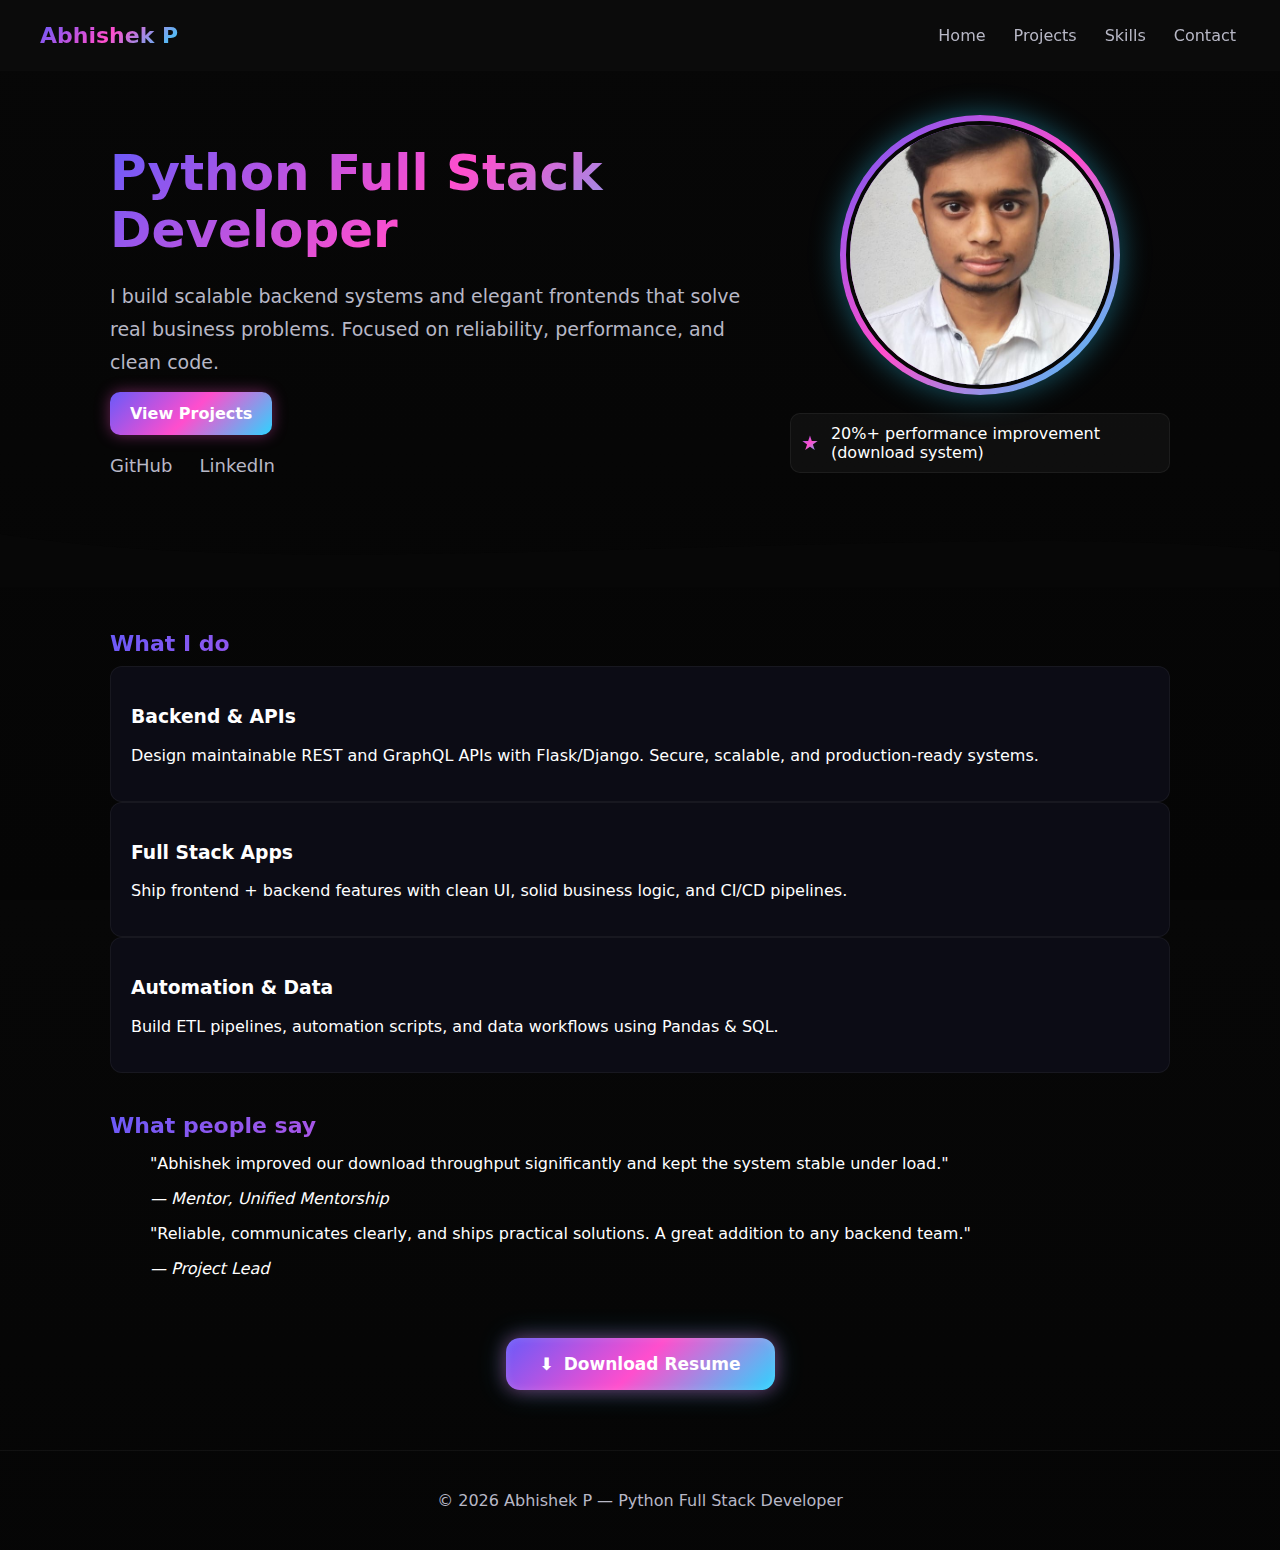
<file: index.html>
<!DOCTYPE html>
<html lang="en">
  <head>
    <meta charset="utf-8" />
    <meta name="viewport" content="width=device-width,initial-scale=1" />
    <title>Abhishek P — Python Full Stack Developer</title>
    <link rel="stylesheet" href="css/style.css" />
  </head>

  <body class="theme-dark">
    <!-- NAVBAR -->
    <header class="nav">
      <div class="brand">Abhishek <span class="accent">P</span></div>

      <!-- Hamburger Icon -->
      <div class="hamburger" id="hamburgerBtn">
        <span></span>
        <span></span>
        <span></span>
      </div>

      <nav id="navMenu" class="nav-links">
        <a class="nav-link" href="index.html">Home</a>
        <a class="nav-link" href="projects.html">Projects</a>
        <a class="nav-link" href="skills.html">Skills</a>
        <a class="nav-link" href="contact.html">Contact</a>
      </nav>
    </header>

    <!-- MAIN CONTENT -->
    <main>
      <section class="hero container">
        <div class="hero-left">
          <h1 class="heading-lg">Python Full Stack Developer</h1>

          <p class="lede">
            I build scalable backend systems and elegant frontends that solve
            real business problems. Focused on reliability, performance, and
            clean code.
          </p>

          <div class="cta-row">
            <a class="btn primary" href="projects.html">View Projects</a>
          </div>

          <div class="social-links">
            <a href="https://github.com/Abhishek35411" target="_blank"
              >GitHub</a
            >
            <a href="https://www.linkedin.com/in/abhishek128916" target="_blank"
              >LinkedIn</a
            >
          </div>
        </div>

        <div class="hero-right">
          <div class="profile-wrapper">
            <img src="assets/me.jpg" alt="Abhishek P" class="profile-pic" />
          </div>

          <div class="badge">
            <div class="badge-icon">★</div>
            <div class="badge-text">
              20%+ performance improvement (download system)
            </div>
          </div>
        </div>
      </section>

      <!-- SVG Divider -->
      <div class="svg-divider">
        <svg viewBox="0 0 1440 80" preserveAspectRatio="none">
          <path
            d="M0,20 C360,80 1080,0 1440,40 L1440 80 L0 80 Z"
            fill="#070707"
          ></path>
        </svg>
      </div>

      <section class="summary container">
        <h2 class="heading-md gold">What I do</h2>

        <div class="cards">
          <div class="card">
            <h3>Backend & APIs</h3>
            <p>
              Design maintainable REST and GraphQL APIs with Flask/Django.
              Secure, scalable, and production-ready systems.
            </p>
          </div>

          <div class="card">
            <h3>Full Stack Apps</h3>
            <p>
              Ship frontend + backend features with clean UI, solid business
              logic, and CI/CD pipelines.
            </p>
          </div>

          <div class="card">
            <h3>Automation & Data</h3>
            <p>
              Build ETL pipelines, automation scripts, and data workflows using
              Pandas & SQL.
            </p>
          </div>
        </div>
      </section>

      <section class="testimonials container">
        <h2 class="heading-md gold">What people say</h2>

        <div class="test-grid">
          <blockquote class="quote">
            <p>
              "Abhishek improved our download throughput significantly and kept
              the system stable under load."
            </p>
            <cite>— Mentor, Unified Mentorship</cite>
          </blockquote>

          <blockquote class="quote">
            <p>
              "Reliable, communicates clearly, and ships practical solutions. A
              great addition to any backend team."
            </p>
            <cite>— Project Lead</cite>
          </blockquote>
        </div>
      </section>
    </main>

    <!-- PREMIUM DOWNLOAD RESUME BUTTON -->
    <div class="resume-wrapper">
      <a class="btn resume-btn" href="assets/resume.pdf" download>
        <span class="icon">⬇</span> Download Resume
      </a>
    </div>

    <!-- FOOTER -->
    <footer class="site-footer">
      <p>© <span id="year"></span> Abhishek P — Python Full Stack Developer</p>
    </footer>

    <script src="js/main.js"></script>
  </body>
</html>
</file>
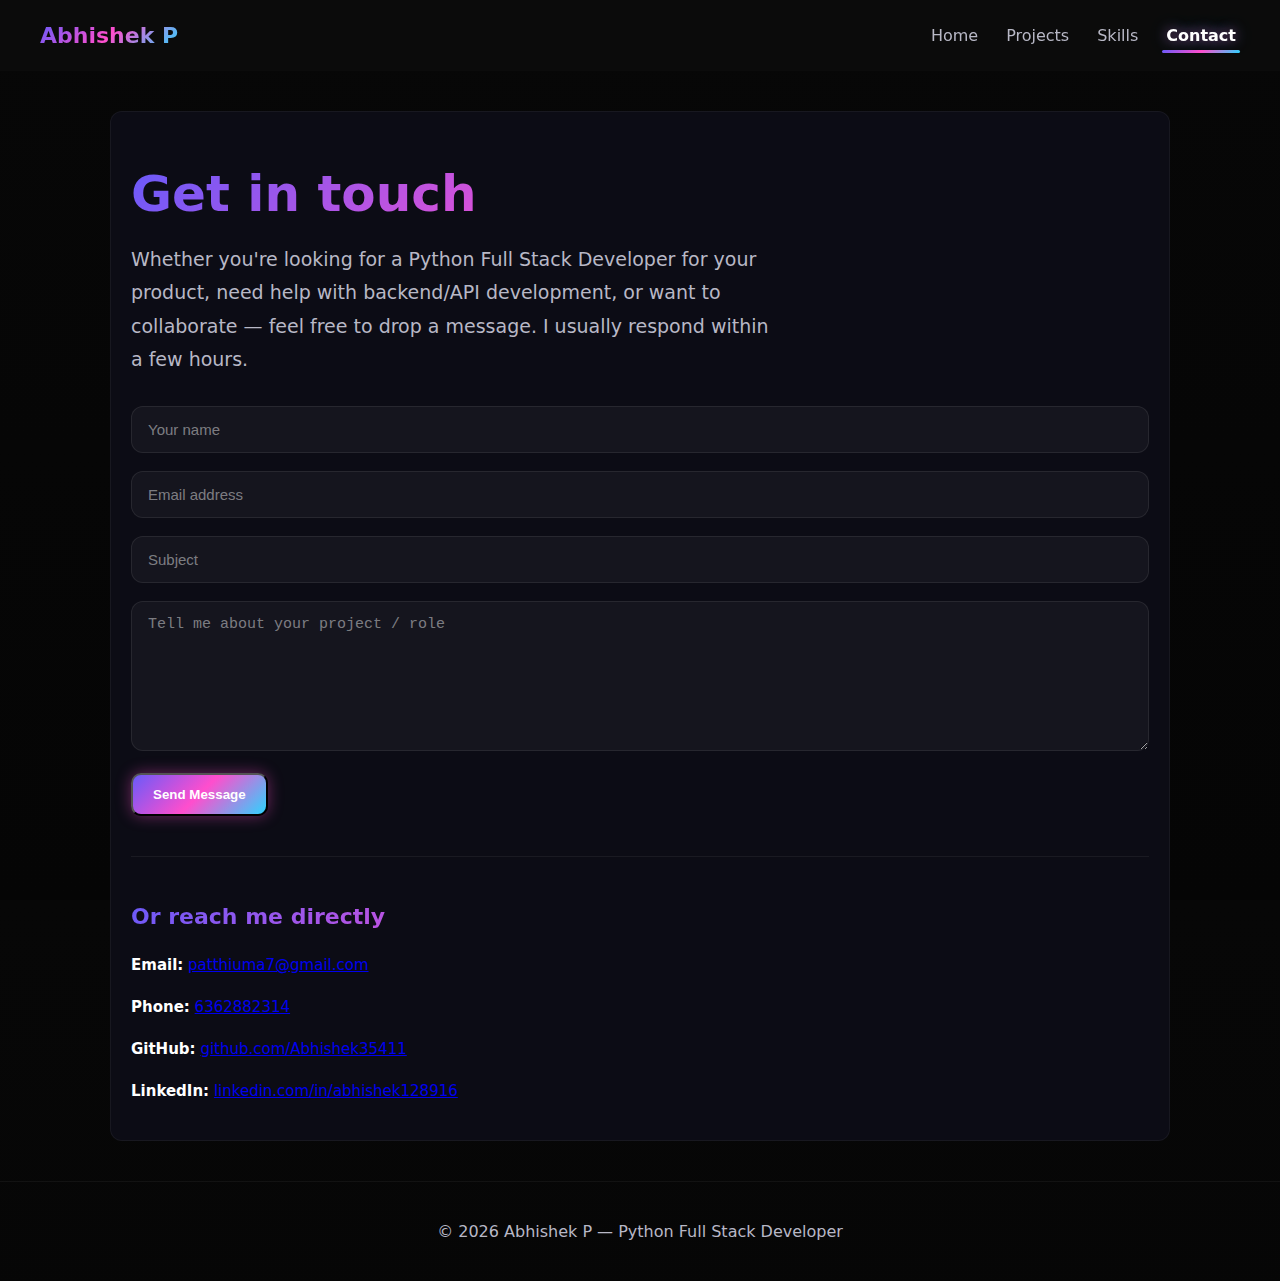
<file: contact.html>
<!DOCTYPE html>
<html lang="en">
  <head>
    <meta charset="utf-8" />
    <meta name="viewport" content="width=device-width,initial-scale=1" />
    <title>Contact — Abhishek P</title>
    <link rel="stylesheet" href="css/style.css" />
  </head>

  <body class="theme-dark">
    <!-- NAVBAR -->
    <header class="nav">
      <div class="brand">Abhishek <span class="accent">P</span></div>

      <!-- Hamburger Icon -->
      <div class="hamburger" id="hamburgerBtn">
        <span></span>
        <span></span>
        <span></span>
      </div>

      <nav id="navMenu" class="nav-links">
        <a class="nav-link" href="index.html">Home</a>
        <a class="nav-link" href="projects.html">Projects</a>
        <a class="nav-link" href="skills.html">Skills</a>
        <a class="nav-link active" href="contact.html">Contact</a>
      </nav>
    </header>

    <!-- MAIN CONTENT -->
    <main class="container">
      <section class="content-card">
        <h1 class="heading-lg gold">Get in touch</h1>

        <p class="lede" style="margin-bottom: 30px">
          Whether you're looking for a Python Full Stack Developer for your
          product, need help with backend/API development, or want to
          collaborate — feel free to drop a message. I usually respond within a
          few hours.
        </p>

        <!-- CONTACT FORM -->
        <form
          id="contactForm"
          class="contact-grid"
          onsubmit="submitContact(event)"
        >
          <input type="text" id="name" placeholder="Your name" required />
          <input type="email" id="email" placeholder="Email address" required />
          <input type="text" id="subject" placeholder="Subject" required />
          <textarea
            id="message"
            placeholder="Tell me about your project / role"
            required
          ></textarea>
          <button class="btn primary" type="submit">Send Message</button>
        </form>

        <!-- SEPARATOR -->
        <hr
          style="
            border: none;
            border-top: 1px solid rgba(255, 255, 255, 0.06);
            margin: 40px 0;
          "
        />

        <!-- DIRECT CONTACT -->
        <div class="contact-alt" style="line-height: 1.8; font-size: 15px">
          <h2 class="heading-md gold">Or reach me directly</h2>

          <p>
            <strong>Email:</strong>
            <a href="mailto:patthiuma7@gmail.com">patthiuma7@gmail.com</a>
          </p>
          <p><strong>Phone:</strong> <a href="tel:6362882314">6362882314</a></p>

          <p>
            <strong>GitHub:</strong>
            <a href="https://github.com/Abhishek35411" target="_blank"
              >github.com/Abhishek35411</a
            >
          </p>

          <p>
            <strong>LinkedIn:</strong>
            <a
              href="https://www.linkedin.com/in/abhishek128916"
              target="_blank"
            >
              linkedin.com/in/abhishek128916
            </a>
          </p>
        </div>
      </section>
    </main>

    <!-- FOOTER -->
    <footer class="site-footer">
      <p>© <span id="year4"></span> Abhishek P — Python Full Stack Developer</p>
    </footer>

    <!-- SCRIPTS -->
    <script src="js/main.js"></script>
    <script>
      document.getElementById("year4").innerText = new Date().getFullYear();
    </script>
  </body>
</html>
</file>
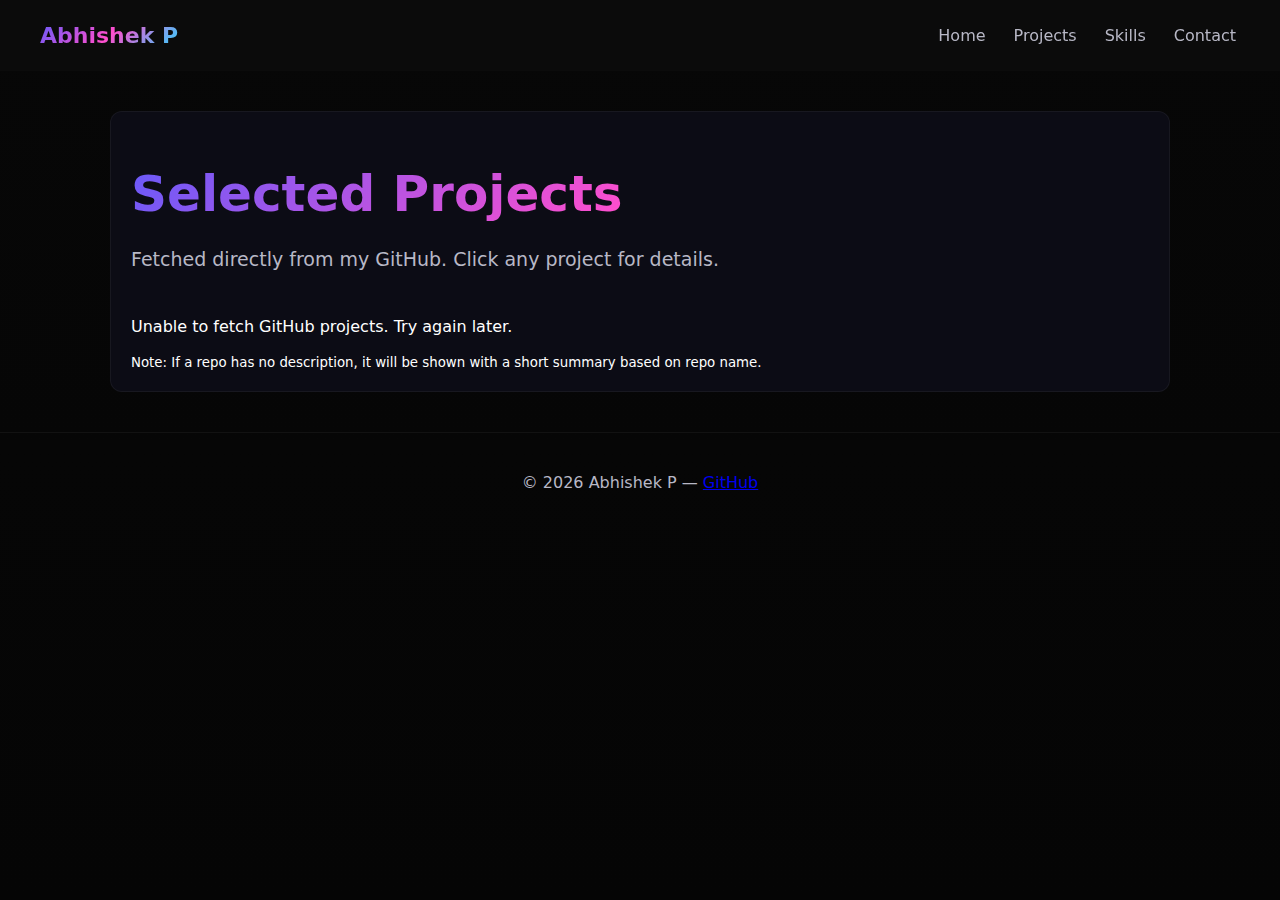
<file: projects.html>
<!DOCTYPE html>
<html lang="en">
  <head>
    <meta charset="utf-8" />
    <meta name="viewport" content="width=device-width,initial-scale=1" />
    <title>Projects — Abhishek P</title>
    <link rel="stylesheet" href="css/style.css" />
  </head>
  <body class="theme-dark">
    <header class="nav">
      <div class="brand">Abhishek <span class="accent">P</span></div>

      <!-- Hamburger Icon -->
      <div class="hamburger" id="hamburgerBtn">
        <span></span>
        <span></span>
        <span></span>
      </div>

      <nav id="navMenu" class="nav-links">
        <a class="nav-link" href="index.html">Home</a>
        <a class="nav-link" href="projects.html">Projects</a>
        <a class="nav-link" href="skills.html">Skills</a>
        <a class="nav-link" href="contact.html">Contact</a>
      </nav>
    </header>

    <main class="container">
      <section class="content-card">
        <h1 class="heading-lg gold">Selected Projects</h1>
        <p class="lede">
          Fetched directly from my GitHub. Click any project for details.
        </p>

        <div id="projectsGrid" class="projects-grid">
          <!-- JS will populate project cards here -->
        </div>

        <div class="note">
          <small
            >Note: If a repo has no description, it will be shown with a short
            summary based on repo name.</small
          >
        </div>
      </section>
    </main>

    <footer class="site-footer">
      <p>
        © <span id="year3"></span> Abhishek P —
        <a href="https://github.com/Abhishek35411" target="_blank">GitHub</a>
      </p>
    </footer>

    <script src="js/main.js"></script>
    <script>
      document.getElementById("year3").innerText = new Date().getFullYear();

      // Fetch top repos from GitHub
      (async function fetchRepos() {
        const username = "Abhishek35411";
        try {
          const res = await fetch(
            `https://api.github.com/users/${username}/repos?per_page=12&sort=updated`
          );
          if (!res.ok) throw new Error("GitHub rate or network error");
          const repos = await res.json();
          const grid = document.getElementById("projectsGrid");

          // pick 6 strongest repos visually (first 6 returned)
          repos.slice(0, 6).forEach((repo) => {
            const card = document.createElement("article");
            card.className = "project-card fancy";
            card.innerHTML = `
            <div class="proj-header">
              <h3>${repo.name}</h3>
              <div class="meta">
                <span class="lang">${repo.language || ""}</span>
                <span class="stars">★ ${repo.stargazers_count}</span>
              </div>
            </div>
            <p class="proj-desc">${
              repo.description ||
              "A focused project demonstrating engineering skills."
            }</p>
            <div class="proj-actions">
              <a href="${
                repo.html_url
              }" target="_blank" class="btn outline small">View Repo</a>
              ${
                repo.homepage
                  ? `<a href="${repo.homepage}" target="_blank" class="btn small">Live</a>`
                  : ""
              }
            </div>
          `;
            grid.appendChild(card);
          });

          if (repos.length === 0) {
            grid.innerHTML =
              "<p>No public repos found. Check GitHub username.</p>";
          }
        } catch (err) {
          document.getElementById("projectsGrid").innerHTML =
            "<p>Unable to fetch GitHub projects. Try again later.</p>";
          console.error(err);
        }
      })();
    </script>
  </body>
</html>
</file>
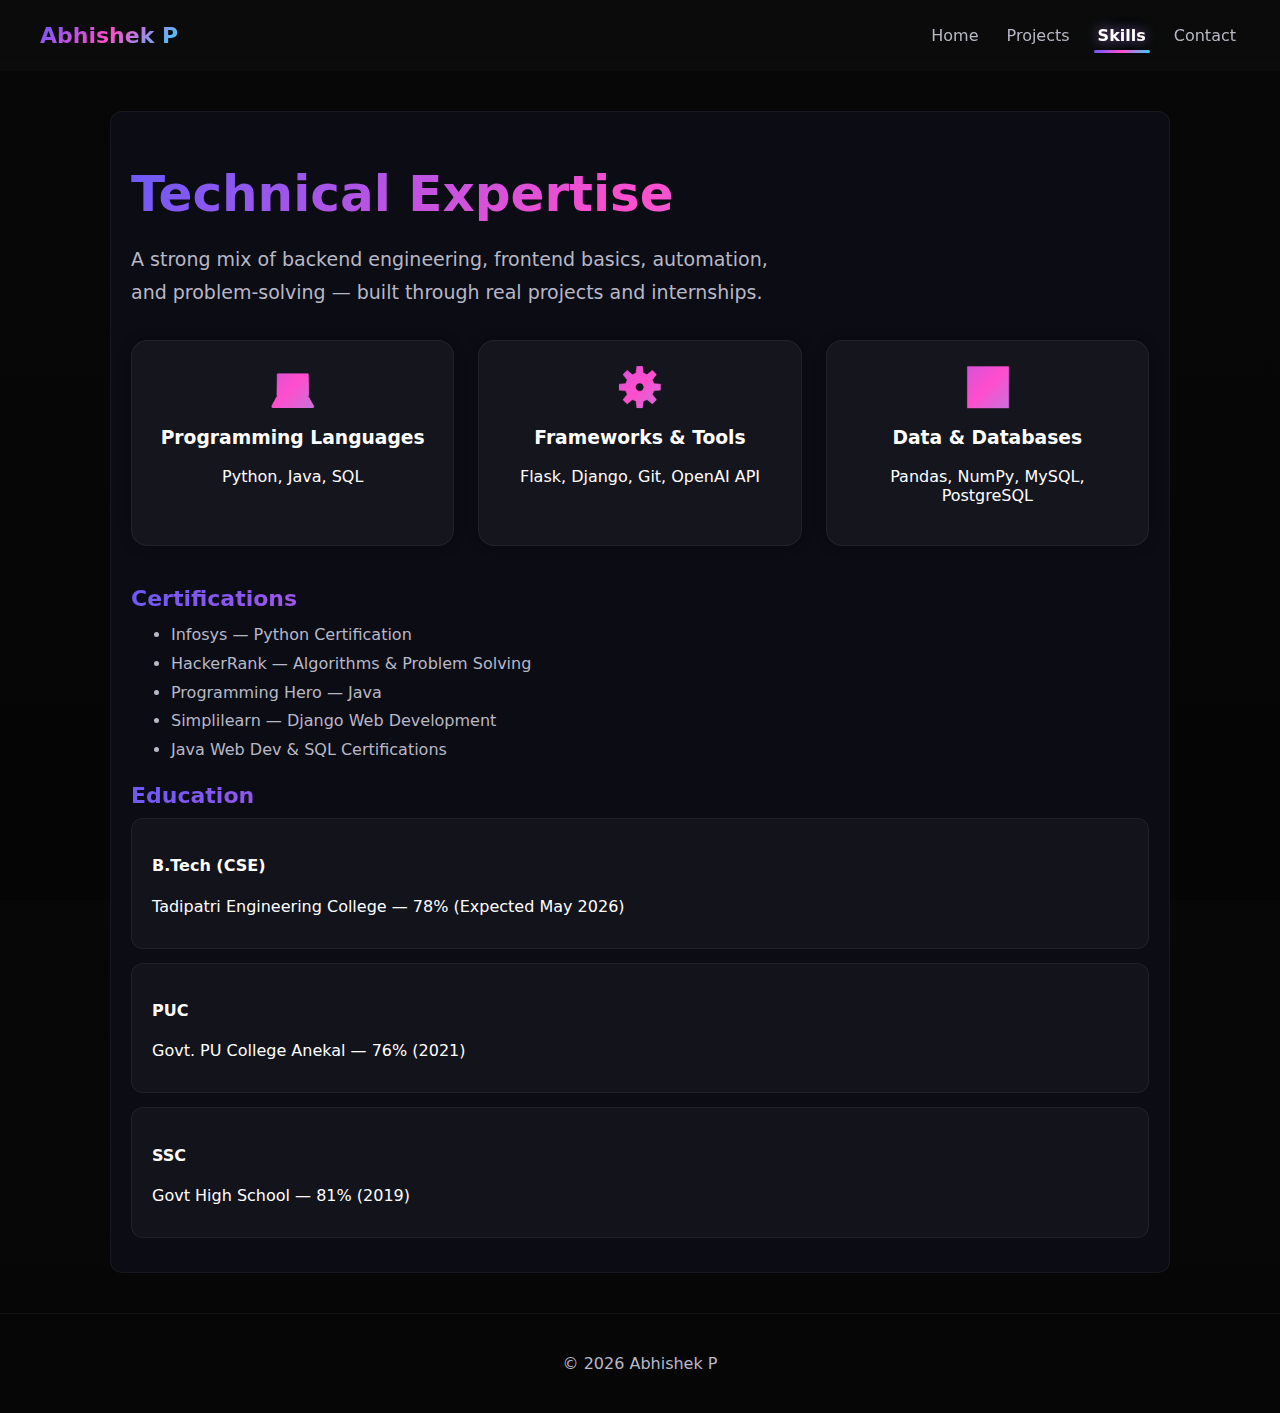
<file: skills.html>
<!DOCTYPE html>
<html lang="en">
  <head>
    <meta charset="utf-8" />
    <meta name="viewport" content="width=device-width, initial-scale=1" />
    <title>Skills — Abhishek P</title>
    <link rel="stylesheet" href="css/style.css" />
  </head>

  <body class="theme-dark">
    <!-- NAVBAR -->
    <header class="nav">
      <div class="brand">Abhishek <span class="accent">P</span></div>

      <div class="hamburger" id="hamburgerBtn">
        <span></span><span></span><span></span>
      </div>

      <nav id="navMenu" class="nav-links">
        <a class="nav-link" href="index.html">Home</a>
        <a class="nav-link" href="projects.html">Projects</a>
        <a class="nav-link active" href="skills.html">Skills</a>
        <a class="nav-link" href="contact.html">Contact</a>
      </nav>
    </header>

    <main class="container">
      <section class="content-card skills-section">
        <!-- Heading -->
        <h1 class="heading-lg gold">Technical Expertise</h1>
        <p class="lede">
          A strong mix of backend engineering, frontend basics, automation, and
          problem-solving — built through real projects and internships.
        </p>

        <!-- Skill Cards -->
        <div class="skills-grid">
          <!-- Card 1 -->
          <div class="skill-card">
            <div class="skill-icon">💻</div>
            <h3>Programming Languages</h3>
            <p>Python, Java, SQL</p>
          </div>

          <!-- Card 2 -->
          <div class="skill-card">
            <div class="skill-icon">⚙️</div>
            <h3>Frameworks & Tools</h3>
            <p>Flask, Django, Git, OpenAI API</p>
          </div>

          <!-- Card 3 -->
          <div class="skill-card">
            <div class="skill-icon">📊</div>
            <h3>Data & Databases</h3>
            <p>Pandas, NumPy, MySQL, PostgreSQL</p>
          </div>
        </div>

        <!-- Certifications -->
        <h2 class="heading-md gold" style="margin-top: 40px">Certifications</h2>
        <ul class="cert-list">
          <li>Infosys — Python Certification</li>
          <li>HackerRank — Algorithms & Problem Solving</li>
          <li>Programming Hero — Java</li>
          <li>Simplilearn — Django Web Development</li>
          <li>Java Web Dev & SQL Certifications</li>
        </ul>

        <!-- Education -->
        <h2 class="heading-md gold">Education</h2>

        <div class="edu-card">
          <h4>B.Tech (CSE)</h4>
          <p>Tadipatri Engineering College — 78% (Expected May 2026)</p>
        </div>

        <div class="edu-card">
          <h4>PUC</h4>
          <p>Govt. PU College Anekal — 76% (2021)</p>
        </div>

        <div class="edu-card">
          <h4>SSC</h4>
          <p>Govt High School — 81% (2019)</p>
        </div>
      </section>
    </main>

    <!-- Footer -->
    <footer class="site-footer">
      <p>© <span id="year2"></span> Abhishek P</p>
    </footer>

    <script src="js/main.js"></script>
    <script>
      document.getElementById("year2").textContent = new Date().getFullYear();
    </script>
  </body>
</html>
</file>
<file: css/style.css>
/* Reset & Base */
:root {
  --bg: #05050a;
  --card: #0c0c15;
  --text: #ffffff;
  --muted: #b8b8c6;

  --c1: #6a5af9;
  --c2: #ff4ecd;
  --c3: #2dd4ff;

  --gradient: linear-gradient(135deg, var(--c1), var(--c2), var(--c3));
}

* {
  box-sizing: border-box;
}

html,
body {
  margin: 0;
  height: 100%;
  font-family: Inter, system-ui, sans-serif;
  color: var(--text);
  background: linear-gradient(180deg, #070707 0%, #050505 100%);
}

/* NAVBAR */
.nav {
  display: flex;
  align-items: center;
  justify-content: space-between;
  padding: 20px 40px;
  background: rgba(255, 255, 255, 0.02);
  backdrop-filter: blur(4px);
  position: relative;
  z-index: 1000;
}

.brand {
  font-weight: 700;
  font-size: 22px;
  background: var(--gradient);
  -webkit-background-clip: text;
  -webkit-text-fill-color: transparent;
}

.nav-links {
  display: flex;
  align-items: center;
}

/* NAV LINKS */
.nav-link {
  margin-left: 20px;
  color: var(--muted);
  text-decoration: none;
  padding: 6px 4px;
  position: relative;
  transition: 0.3s ease;
}

.nav-link::after {
  content: "";
  position: absolute;
  left: 0;
  bottom: -2px;
  height: 3px;
  width: 0%;
  background: var(--gradient);
  border-radius: 4px;
  transition: width 0.3s ease;
}

.nav-link:hover::after,
.nav-link.active::after {
  width: 100%;
}

.nav-link.active {
  color: #fff;
  font-weight: 600;
  text-shadow: 0 0 12px rgba(255, 78, 205, 0.5),
    0 0 18px rgba(45, 212, 255, 0.45);
}

.nav-link:hover {
  color: #fff;
}

/* HERO */
.container {
  max-width: 1100px;
  margin: 40px auto;
  padding: 0 20px;
}

.hero {
  display: flex;
  gap: 40px;
  align-items: center;
  margin-top: 40px;
}

.hero-left {
  flex: 1;
}

.hero-right {
  width: 380px;
  display: flex;
  flex-direction: column;
  gap: 18px;
  align-items: center;
}

/* HEADINGS */
.heading-lg,
.heading-md {
  background: var(--gradient);
  -webkit-background-clip: text;
  color: transparent;
}

.heading-lg {
  font-size: 50px;
  margin-bottom: 20px;
  line-height: 1.15;
}

.heading-md {
  font-size: 22px;
  margin-bottom: 10px;
}

.lede {
  color: var(--muted);
  line-height: 1.75;
  font-size: 19px;
  max-width: 650px;
  margin-bottom: 25px;
}

/* PROFILE PIC */
.profile-wrapper {
  width: 280px;
  height: 280px;
  border-radius: 50%;
  padding: 6px;
  background: var(--gradient);
  display: flex;
  align-items: center;
  justify-content: center;
  box-shadow: 0 0 30px rgba(45, 212, 255, 0.4);
}

.profile-pic {
  width: 100%;
  height: 100%;
  border-radius: 50%;
  border: 4px solid #070707;
  object-fit: cover;
}

/* BADGE */
.badge {
  display: flex;
  gap: 12px;
  align-items: center;
  background: rgba(255, 255, 255, 0.04);
  padding: 10px;
  border-radius: 10px;
  border: 1px solid rgba(255, 255, 255, 0.06);
}

.badge-icon {
  background: var(--gradient);
  -webkit-background-clip: text;
  -webkit-text-fill-color: transparent;
  font-size: 20px;
}

/* BUTTONS */
.btn {
  padding: 12px 20px;
  font-weight: 600;
  border-radius: 10px;
  text-decoration: none;
  cursor: pointer;
  transition: 0.3s ease;
}

.btn.primary {
  background: var(--gradient);
  color: #fff;
  box-shadow: 0 0 15px rgba(255, 78, 205, 0.4);
}

.btn.primary:hover {
  transform: translateY(-4px) scale(1.03);
  box-shadow: 0 0 30px rgba(255, 78, 205, 0.7);
}

/* CARDS */
.card,
.content-card {
  background: var(--card);
  padding: 20px;
  border-radius: 12px;
  border: 1px solid rgba(255, 255, 255, 0.05);
  transition: 0.3s ease;
}

.card:hover,
.content-card:hover {
  transform: translateY(-6px);
  border-color: var(--c2);
  box-shadow: 0 0 25px rgba(45, 212, 255, 0.35),
    0 0 40px rgba(255, 78, 205, 0.25);
}

/* SOCIAL LINKS */
.social-links {
  margin-top: 32px;
}

.social-links a {
  color: var(--muted);
  margin-right: 22px;
  font-size: 18px;
  text-decoration: none;
  transition: 0.3s ease;
}

.social-links a:hover {
  color: #fff;
  transform: translateY(-3px);
  text-shadow: 0 0 10px var(--c2), 0 0 18px var(--c3);
}

/* RESUME BUTTON */
.resume-wrapper {
  display: flex;
  justify-content: center;
  margin: 60px 0;
}

.resume-btn {
  background: var(--gradient);
  color: white;
  padding: 16px 34px;
  font-size: 17px;
  border-radius: 14px;
  display: flex;
  align-items: center;
  gap: 10px;
  text-decoration: none;
  font-weight: 700;
  box-shadow: 0 0 18px rgba(255, 78, 205, 0.4), 0 0 28px rgba(45, 212, 255, 0.3),
    inset 0 0 8px rgba(255, 255, 255, 0.15);
  transition: 0.3s ease;
}

.resume-btn:hover {
  transform: translateY(-5px) scale(1.04);
  letter-spacing: 1px;
  box-shadow: 0 0 25px rgba(255, 78, 205, 0.7),
    0 0 40px rgba(45, 212, 255, 0.45), 0 0 70px rgba(106, 90, 249, 0.4);
}

/* FOOTER */
.site-footer {
  text-align: center;
  padding: 24px;
  color: var(--muted);
  border-top: 1px solid rgba(255, 255, 255, 0.05);
}

/* HAMBURGER MENU */
.hamburger {
  display: none;
}

@media (max-width: 880px) {
  .nav-links {
    position: absolute;
    top: 70px;
    right: 20px;
    left: 20px;
    background: #0c0c15;
    padding: 20px;
    border-radius: 14px;
    flex-direction: column;
    gap: 14px;
    display: none;
    box-shadow: 0 0 25px rgba(45, 212, 255, 0.3),
      0 0 40px rgba(255, 78, 205, 0.25);
  }

  .nav-links.show {
    display: flex;
  }

  .hamburger {
    display: flex;
    flex-direction: column;
    gap: 6px;
    cursor: pointer;
  }

  .hamburger span {
    width: 28px;
    height: 3px;
    background: var(--gradient);
    border-radius: 10px;
    transition: 0.3s ease;
  }

  .hamburger.active span:nth-child(1) {
    transform: translateY(9px) rotate(45deg);
  }

  .hamburger.active span:nth-child(2) {
    opacity: 0;
  }

  .hamburger.active span:nth-child(3) {
    transform: translateY(-9px) rotate(-45deg);
  }

  .hero {
    flex-direction: column;
  }

  .heading-lg {
    font-size: 40px;
    text-align: center;
  }

  .lede {
    font-size: 17px;
    text-align: center;
  }

  .social-links {
    text-align: center;
    margin-top: 26px;
  }
}

/* CONTACT FORM */
.contact-grid input,
.contact-grid textarea {
  width: 100%;
  padding: 14px 16px;
  font-size: 15px;
  border-radius: 12px;

  background: rgba(255, 255, 255, 0.04);
  border: 1px solid rgba(255, 255, 255, 0.08);

  color: #fff;
  outline: none;

  transition: all 0.3s ease;
  margin-bottom: 18px;
}

.contact-grid input::placeholder,
.contact-grid textarea::placeholder {
  color: rgba(255, 255, 255, 0.45);
}

.contact-grid input:hover,
.contact-grid textarea:hover {
  border-color: rgba(255, 255, 255, 0.18);
}

.contact-grid input:focus,
.contact-grid textarea:focus {
  border: 1px solid transparent;
  background: linear-gradient(#0c0c15, #0c0c15) padding-box,
    var(--gradient) border-box;

  box-shadow: 0 0 12px rgba(255, 78, 205, 0.4),
    0 0 18px rgba(45, 212, 255, 0.35);
}

.contact-grid textarea {
  min-height: 150px;
  resize: vertical;
}

.projects-grid {
  display: grid;
  grid-template-columns: repeat(auto-fit, minmax(260px, 1fr));
  gap: 20px;
  margin-top: 20px;
}

.project-card {
  background: var(--card);
  padding: 20px;
  border-radius: 12px;
  border: 1px solid rgba(255, 255, 255, 0.08);
  transition: 0.3s ease;
}

.project-card:hover {
  transform: translateY(-6px);
  border-color: var(--c2);
  box-shadow: 0 0 25px rgba(45, 212, 255, 0.35),
    0 0 40px rgba(255, 78, 205, 0.25);
}

/* === SKILLS PAGE — PREMIUM LOOK === */

.skills-section {
  margin-top: 20px;
}

.skills-grid {
  display: grid;
  grid-template-columns: repeat(auto-fit, minmax(260px, 1fr));
  gap: 24px;
  margin-top: 30px;
}

/* Skill Card */
.skill-card {
  background: rgba(255, 255, 255, 0.04);
  border: 1px solid rgba(255, 255, 255, 0.06);
  border-radius: 16px;
  padding: 24px;
  text-align: center;

  transition: 0.35s ease;
  box-shadow: 0 0 12px rgba(0, 0, 0, 0.4);
}

.skill-card:hover {
  transform: translateY(-8px);
  border-color: var(--c2);
  box-shadow: 0 0 25px rgba(255, 78, 205, 0.4), 0 0 35px rgba(45, 212, 255, 0.4);
}

/* Icon */
.skill-icon {
  font-size: 38px;
  margin-bottom: 12px;
  background: var(--gradient);
  -webkit-background-clip: text;
  -webkit-text-fill-color: transparent;
}

/* Certifications list */
.cert-list {
  margin-top: 10px;
  color: var(--muted);
  line-height: 1.8;
}

/* Education cards */
.edu-card {
  background: rgba(255, 255, 255, 0.03);
  border: 1px solid rgba(255, 255, 255, 0.06);
  padding: 16px 20px;
  border-radius: 12px;
  margin-bottom: 14px;
  transition: 0.3s ease;
}

.edu-card:hover {
  border-color: var(--c2);
  transform: translateY(-4px);
  box-shadow: 0 0 20px rgba(255, 78, 205, 0.35);
}
</file>
